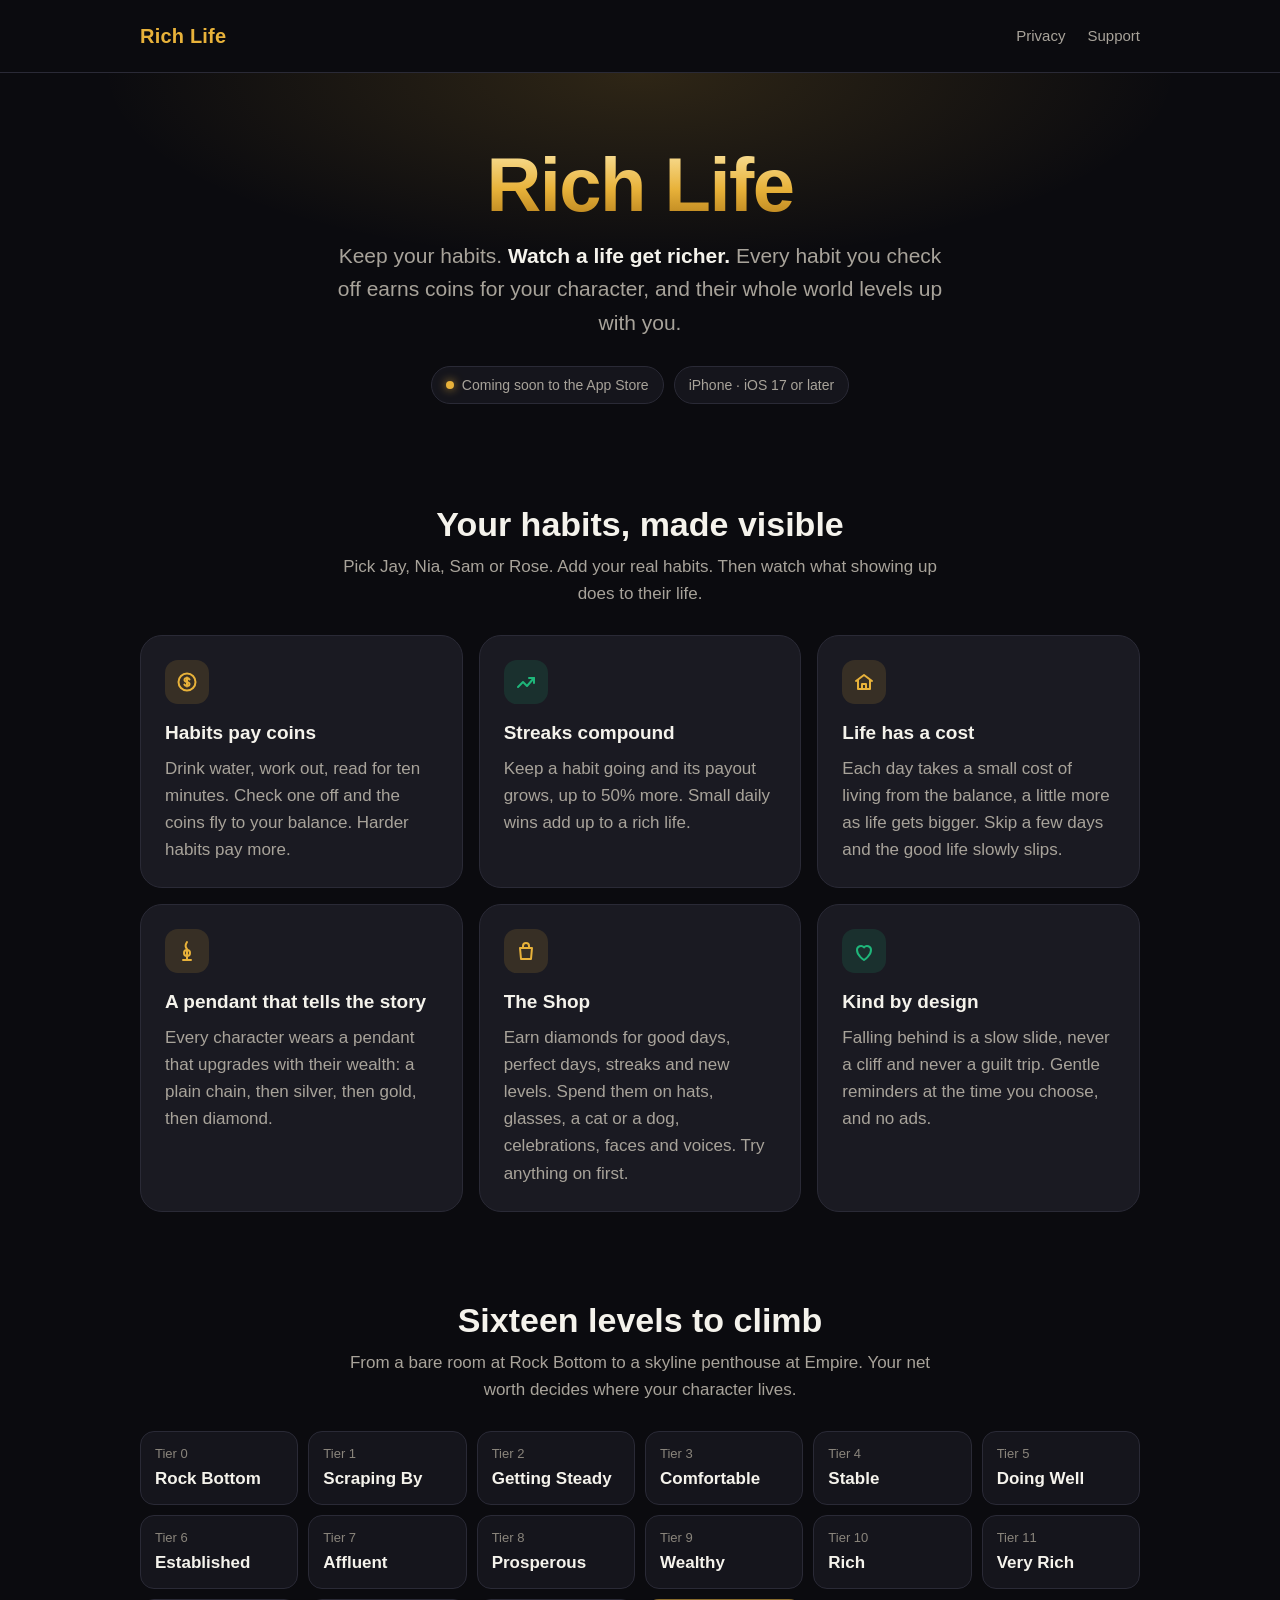
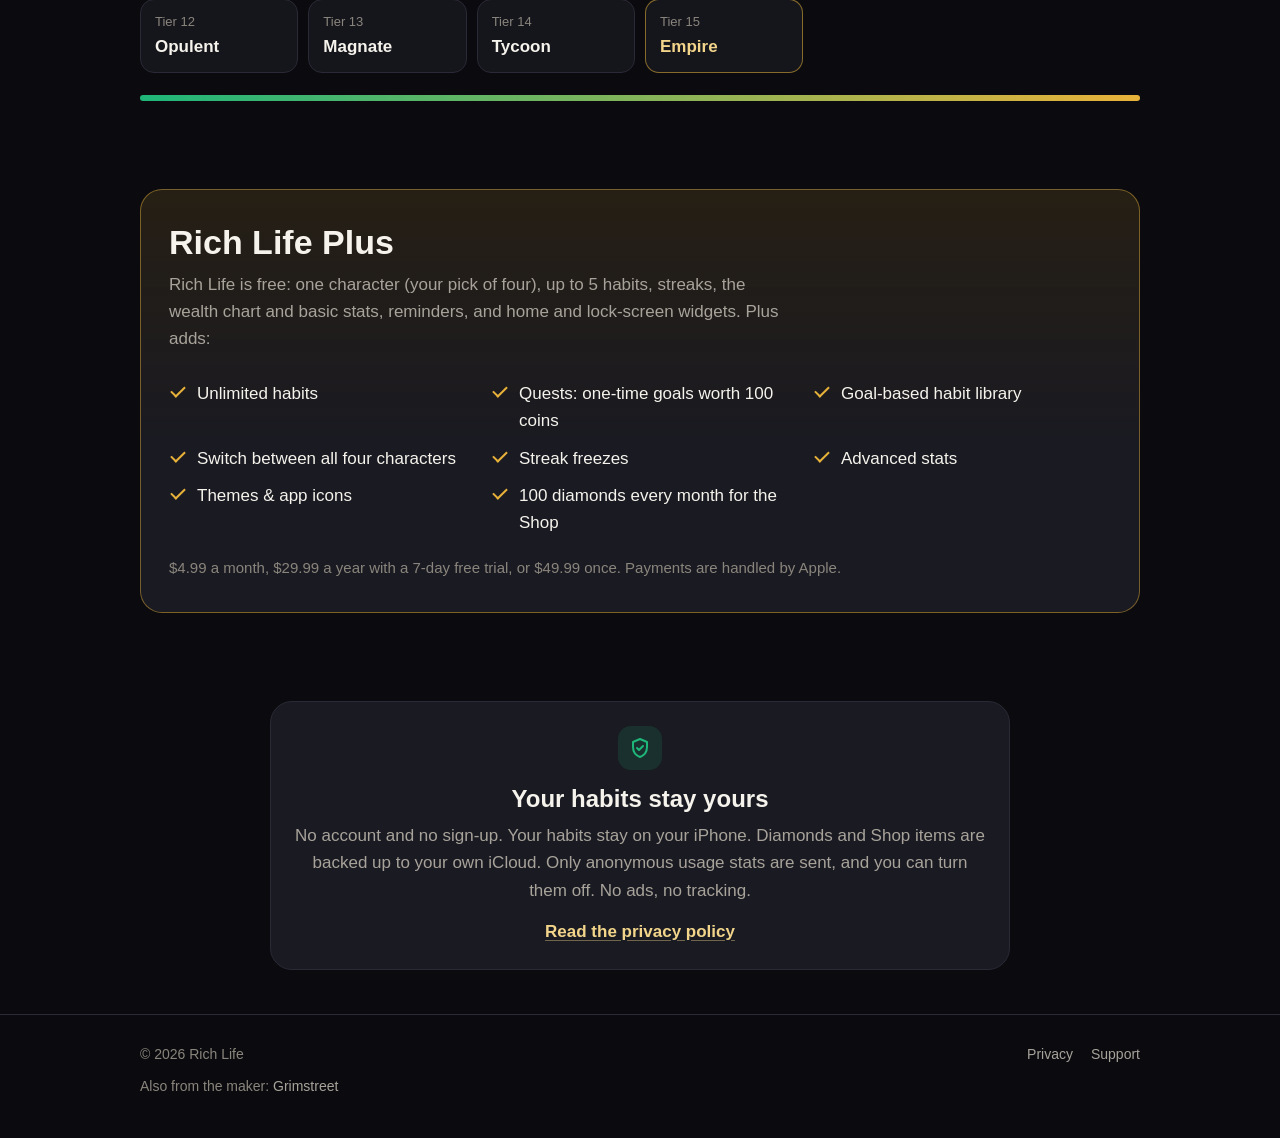
<file: index.html>
<!doctype html>
<html lang="en">
<head>
  <meta charset="utf-8">
  <meta name="viewport" content="width=device-width, initial-scale=1">
  <title>Rich Life: Habit Tracker — watch your life level up</title>
  <meta name="description" content="Rich Life turns your daily habits into a life you can see. Every habit you keep earns coins for your character, who climbs 16 levels from Rock Bottom to Empire.">
  <meta name="color-scheme" content="dark">
  <meta name="theme-color" content="#0b0b0f">
  <meta property="og:title" content="Rich Life: Habit Tracker">
  <meta property="og:description" content="Keep your habits. Watch a life get richer.">
  <link rel="stylesheet" href="styles.css">
</head>
<body>
  <a class="skip-link" href="#main">Skip to content</a>

  <header class="site-header">
    <div class="wrap">
      <a class="brand" href="./" aria-label="Rich Life home">Rich Life</a>
      <nav class="site-nav" aria-label="Main">
        <a href="privacy.html">Privacy</a>
        <a href="support.html">Support</a>
      </nav>
    </div>
  </header>

  <main id="main">
    <section class="hero">
      <div class="wrap">
        <h1>Rich Life</h1>
        <p class="lead">Keep your habits. <strong>Watch a life get richer.</strong> Every habit you check off earns coins for your character, and their whole world levels up with you.</p>
        <div class="badges">
          <span class="pill"><span class="dot" aria-hidden="true"></span>Coming soon to the App Store</span>
          <span class="pill">iPhone · iOS 17 or later</span>
        </div>
      </div>
    </section>

    <section class="section" aria-labelledby="how">
      <div class="wrap">
        <h2 class="section-title" id="how">Your habits, made visible</h2>
        <p class="section-sub">Pick Jay, Nia, Sam or Rose. Add your real habits. Then watch what showing up does to their life.</p>
        <div class="grid">
          <article class="card">
            <div class="icon-tile"><svg viewBox="0 0 24 24" aria-hidden="true"><circle cx="12" cy="12" r="8.5"/><path d="M12 7.5v9M14.5 9.5c-.4-.9-1.4-1.4-2.5-1.4-1.5 0-2.5.8-2.5 1.9 0 2.6 5 1.4 5 4 0 1.1-1 1.9-2.5 1.9-1.1 0-2.1-.5-2.6-1.4"/></svg></div>
            <h3>Habits pay coins</h3>
            <p>Drink water, work out, read for ten minutes. Check one off and the coins fly to your balance. Harder habits pay more.</p>
          </article>
          <article class="card">
            <div class="icon-tile up"><svg viewBox="0 0 24 24" aria-hidden="true"><path d="M4 17l5-5 4 4 7-8"/><path d="M15 8h5v5"/></svg></div>
            <h3>Streaks compound</h3>
            <p>Keep a habit going and its payout grows, up to 50% more. Small daily wins add up to a rich life.</p>
          </article>
          <article class="card">
            <div class="icon-tile"><svg viewBox="0 0 24 24" aria-hidden="true"><path d="M4 11l8-6 8 6"/><path d="M6 10v9h12v-9"/><path d="M10 19v-5h4v5"/></svg></div>
            <h3>Life has a cost</h3>
            <p>Each day takes a small cost of living from the balance, a little more as life gets bigger. Skip a few days and the good life slowly slips.</p>
          </article>
          <article class="card">
            <div class="icon-tile"><svg viewBox="0 0 24 24" aria-hidden="true"><path d="M12 3c-2 3-2 5 0 7M8 21h8M12 10v11"/><circle cx="12" cy="14" r="3"/></svg></div>
            <h3>A pendant that tells the story</h3>
            <p>Every character wears a pendant that upgrades with their wealth: a plain chain, then silver, then gold, then diamond.</p>
          </article>
          <article class="card">
            <div class="icon-tile"><svg viewBox="0 0 24 24" aria-hidden="true"><path d="M6 9h12l-1 11H7L6 9z"/><path d="M9 9V7a3 3 0 0 1 6 0v2"/></svg></div>
            <h3>The Shop</h3>
            <p>Earn diamonds for good days, perfect days, streaks and new levels. Spend them on hats, glasses, a cat or a dog, celebrations, faces and voices. Try anything on first.</p>
          </article>
          <article class="card">
            <div class="icon-tile up"><svg viewBox="0 0 24 24" aria-hidden="true"><path d="M12 21s-7-4.4-7-10a4 4 0 0 1 7-2.6A4 4 0 0 1 19 11c0 5.6-7 10-7 10z"/></svg></div>
            <h3>Kind by design</h3>
            <p>Falling behind is a slow slide, never a cliff and never a guilt trip. Gentle reminders at the time you choose, and no ads.</p>
          </article>
        </div>
      </div>
    </section>

    <section class="section" aria-labelledby="climb">
      <div class="wrap">
        <h2 class="section-title" id="climb">Sixteen levels to climb</h2>
        <p class="section-sub">From a bare room at Rock Bottom to a skyline penthouse at Empire. Your net worth decides where your character lives.</p>
        <ol class="climb">
          <li>Rock Bottom</li>
          <li>Scraping By</li>
          <li>Getting Steady</li>
          <li>Comfortable</li>
          <li>Stable</li>
          <li>Doing Well</li>
          <li>Established</li>
          <li>Affluent</li>
          <li>Prosperous</li>
          <li>Wealthy</li>
          <li>Rich</li>
          <li>Very Rich</li>
          <li>Opulent</li>
          <li>Magnate</li>
          <li>Tycoon</li>
          <li>Empire</li>
        </ol>
        <div class="bar" aria-hidden="true"></div>
      </div>
    </section>

    <section class="section" aria-labelledby="plus">
      <div class="wrap">
        <div class="plus">
          <h2 class="section-title" id="plus">Rich Life Plus</h2>
          <p class="section-sub">Rich Life is free: one character (your pick of four), up to 5 habits, streaks, the wealth chart and basic stats, reminders, and home and lock-screen widgets. Plus adds:</p>
          <ul class="checklist">
            <li>Unlimited habits</li>
            <li>Quests: one-time goals worth 100 coins</li>
            <li>Goal-based habit library</li>
            <li>Switch between all four characters</li>
            <li>Streak freezes</li>
            <li>Advanced stats</li>
            <li>Themes &amp; app icons</li>
            <li>100 diamonds every month for the Shop</li>
          </ul>
          <p class="fine">$4.99 a month, $29.99 a year with a 7-day free trial, or $49.99 once. Payments are handled by Apple.</p>
        </div>
      </div>
    </section>

    <section class="section promise" aria-labelledby="privacy-promise">
      <div class="wrap">
        <div class="card">
          <div class="icon-tile up"><svg viewBox="0 0 24 24" aria-hidden="true"><path d="M12 3l7 3v5c0 4.6-3 8.4-7 10-4-1.6-7-5.4-7-10V6l7-3z"/><path d="M9 12l2 2 4-4"/></svg></div>
          <h2 id="privacy-promise">Your habits stay yours</h2>
          <p>No account and no sign-up. Your habits stay on your iPhone. Diamonds and Shop items are backed up to your own iCloud. Only anonymous usage stats are sent, and you can turn them off. No ads, no tracking.</p>
          <a class="text-link" href="privacy.html">Read the privacy policy</a>
        </div>
      </div>
    </section>
  </main>

  <footer class="site-footer">
    <div class="wrap">
      <span>© 2026 Rich Life</span>
      <nav aria-label="Footer">
        <a href="privacy.html">Privacy</a>
        <a href="support.html">Support</a>
      </nav>
      <p class="maker">Also from the maker: <a href="https://grimstreetgym.com">Grimstreet</a></p>
    </div>
  </footer>
</body>
</html>
</file>
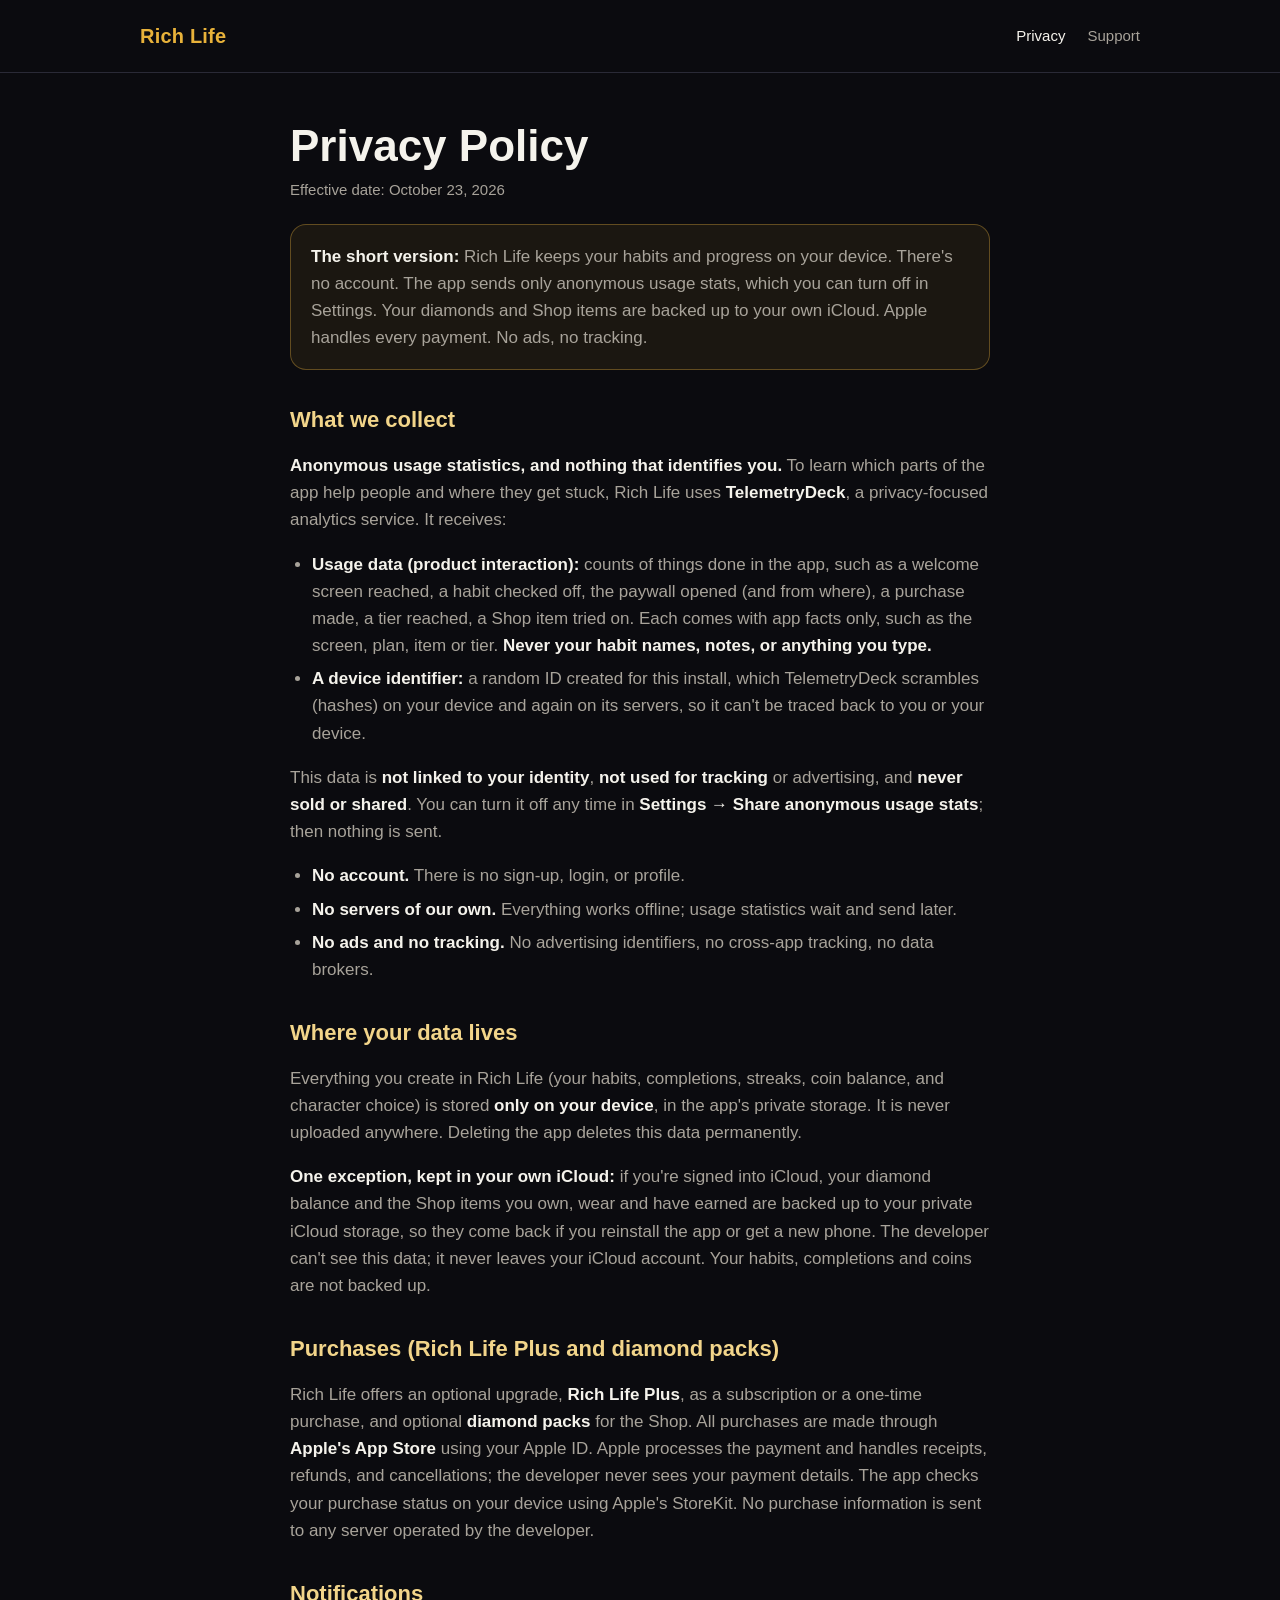
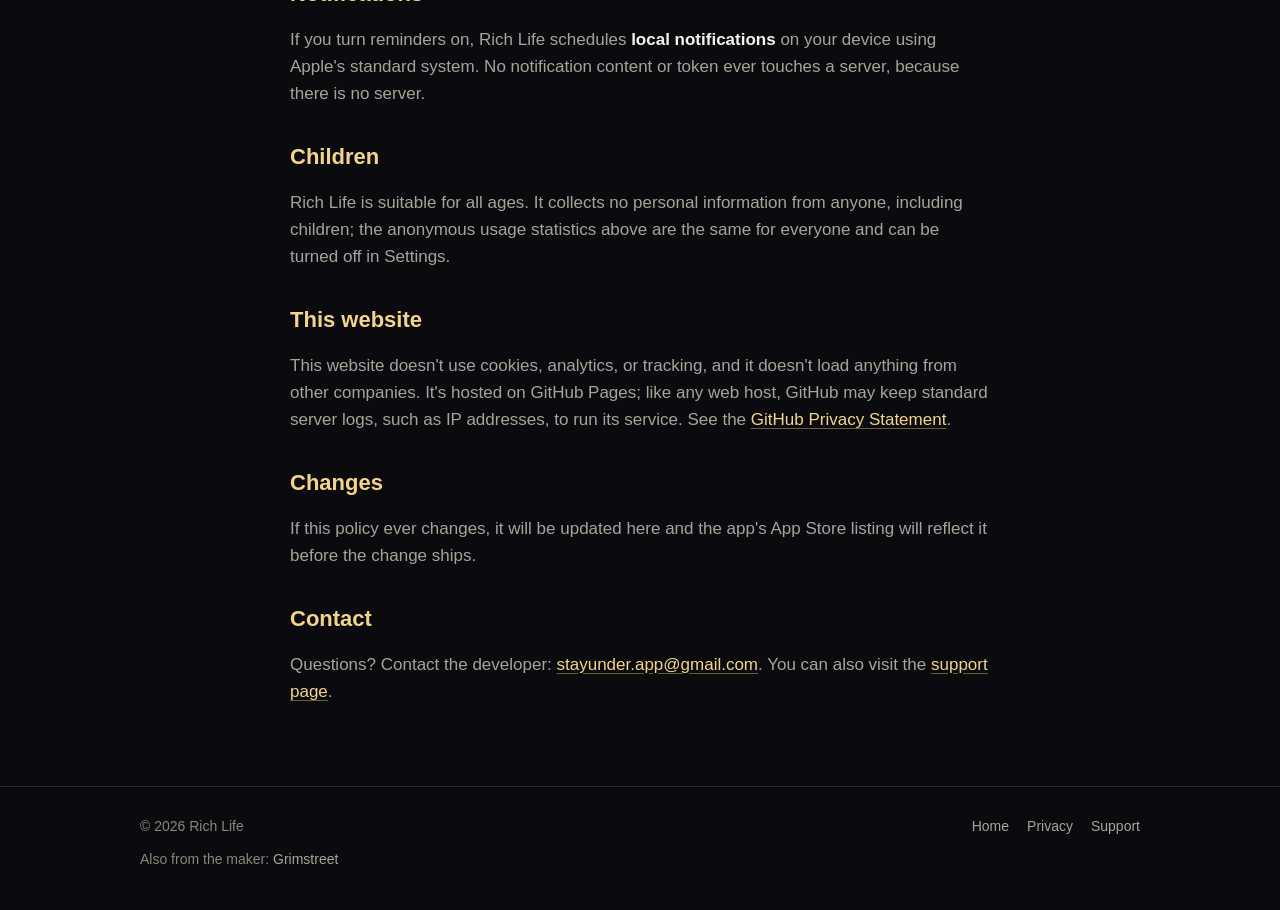
<file: privacy.html>
<!doctype html>
<html lang="en">
<head>
  <meta charset="utf-8">
  <meta name="viewport" content="width=device-width, initial-scale=1">
  <title>Privacy Policy — Rich Life</title>
  <meta name="description" content="Rich Life keeps your habits on your device. No account, no ads, no tracking. Anonymous usage stats only, and you can turn them off.">
  <meta name="color-scheme" content="dark">
  <meta name="theme-color" content="#0b0b0f">
  <link rel="stylesheet" href="styles.css">
</head>
<body>
  <a class="skip-link" href="#main">Skip to content</a>

  <header class="site-header">
    <div class="wrap">
      <a class="brand" href="./" aria-label="Rich Life home">Rich Life</a>
      <nav class="site-nav" aria-label="Main">
        <a href="privacy.html" aria-current="page">Privacy</a>
        <a href="support.html">Support</a>
      </nav>
    </div>
  </header>

  <main id="main" class="doc">
    <div class="wrap narrow">
      <h1>Privacy Policy</h1>
      <p class="meta">Effective date: October 23, 2026</p>

      <div class="summary">
        <p><strong>The short version:</strong> Rich Life keeps your habits and progress on your device. There's no account. The app sends only anonymous usage stats, which you can turn off in Settings. Your diamonds and Shop items are backed up to your own iCloud. Apple handles every payment. No ads, no tracking.</p>
      </div>

      <h2>What we collect</h2>
      <p><strong>Anonymous usage statistics, and nothing that identifies you.</strong> To learn which parts of the app help people and where they get stuck, Rich Life uses <strong>TelemetryDeck</strong>, a privacy-focused analytics service. It receives:</p>
      <ul>
        <li><strong>Usage data (product interaction):</strong> counts of things done in the app, such as a welcome screen reached, a habit checked off, the paywall opened (and from where), a purchase made, a tier reached, a Shop item tried on. Each comes with app facts only, such as the screen, plan, item or tier. <strong>Never your habit names, notes, or anything you type.</strong></li>
        <li><strong>A device identifier:</strong> a random ID created for this install, which TelemetryDeck scrambles (hashes) on your device and again on its servers, so it can't be traced back to you or your device.</li>
      </ul>
      <p>This data is <strong>not linked to your identity</strong>, <strong>not used for tracking</strong> or advertising, and <strong>never sold or shared</strong>. You can turn it off any time in <strong>Settings → Share anonymous usage stats</strong>; then nothing is sent.</p>
      <ul>
        <li><strong>No account.</strong> There is no sign-up, login, or profile.</li>
        <li><strong>No servers of our own.</strong> Everything works offline; usage statistics wait and send later.</li>
        <li><strong>No ads and no tracking.</strong> No advertising identifiers, no cross-app tracking, no data brokers.</li>
      </ul>

      <h2>Where your data lives</h2>
      <p>Everything you create in Rich Life (your habits, completions, streaks, coin balance, and character choice) is stored <strong>only on your device</strong>, in the app's private storage. It is never uploaded anywhere. Deleting the app deletes this data permanently.</p>
      <p><strong>One exception, kept in your own iCloud:</strong> if you're signed into iCloud, your diamond balance and the Shop items you own, wear and have earned are backed up to your private iCloud storage, so they come back if you reinstall the app or get a new phone. The developer can't see this data; it never leaves your iCloud account. Your habits, completions and coins are not backed up.</p>

      <h2>Purchases (Rich Life Plus and diamond packs)</h2>
      <p>Rich Life offers an optional upgrade, <strong>Rich Life Plus</strong>, as a subscription or a one-time purchase, and optional <strong>diamond packs</strong> for the Shop. All purchases are made through <strong>Apple's App Store</strong> using your Apple ID. Apple processes the payment and handles receipts, refunds, and cancellations; the developer never sees your payment details. The app checks your purchase status on your device using Apple's StoreKit. No purchase information is sent to any server operated by the developer.</p>

      <h2>Notifications</h2>
      <p>If you turn reminders on, Rich Life schedules <strong>local notifications</strong> on your device using Apple's standard system. No notification content or token ever touches a server, because there is no server.</p>

      <h2>Children</h2>
      <p>Rich Life is suitable for all ages. It collects no personal information from anyone, including children; the anonymous usage statistics above are the same for everyone and can be turned off in Settings.</p>

      <h2>This website</h2>
      <p>This website doesn't use cookies, analytics, or tracking, and it doesn't load anything from other companies. It's hosted on GitHub Pages; like any web host, GitHub may keep standard server logs, such as IP addresses, to run its service. See the <a href="https://docs.github.com/en/site-policy/privacy-policies/github-general-privacy-statement">GitHub Privacy Statement</a>.</p>

      <h2>Changes</h2>
      <p>If this policy ever changes, it will be updated here and the app's App Store listing will reflect it before the change ships.</p>

      <h2>Contact</h2>
      <p>Questions? Contact the developer: <a href="mailto:stayunder.app@gmail.com">stayunder.app@gmail.com</a>. You can also visit the <a href="support.html">support page</a>.</p>
    </div>
  </main>

  <footer class="site-footer">
    <div class="wrap">
      <span>© 2026 Rich Life</span>
      <nav aria-label="Footer">
        <a href="./">Home</a>
        <a href="privacy.html">Privacy</a>
        <a href="support.html">Support</a>
      </nav>
      <p class="maker">Also from the maker: <a href="https://grimstreetgym.com">Grimstreet</a></p>
    </div>
  </footer>
</body>
</html>
</file>
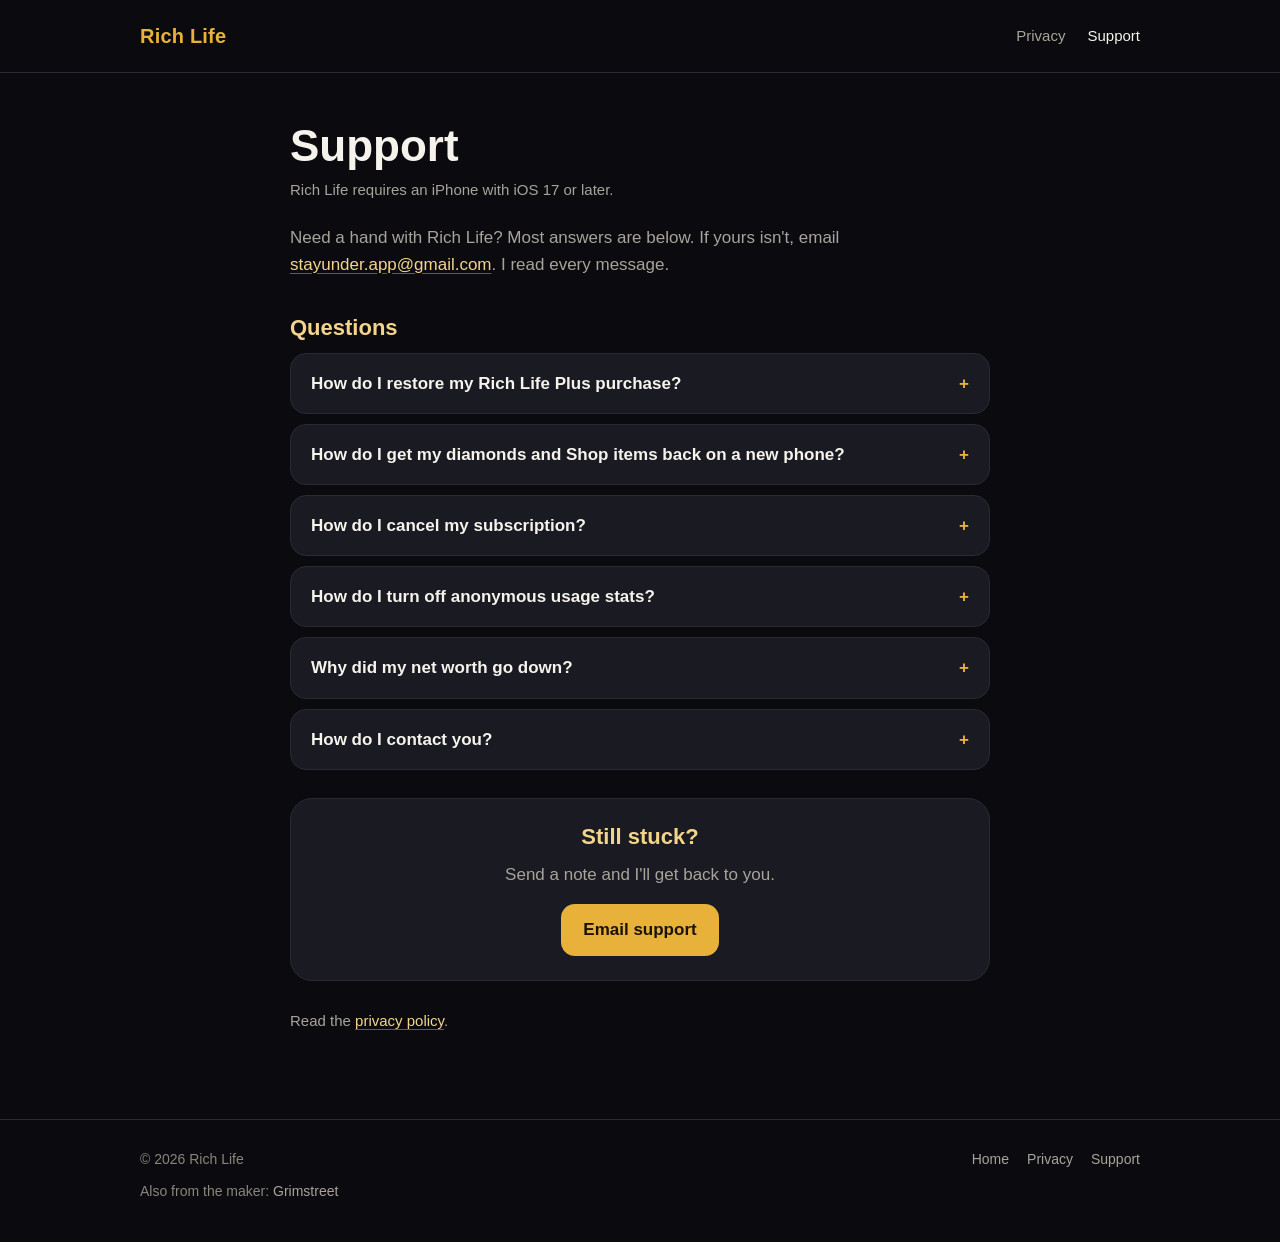
<file: support.html>
<!doctype html>
<html lang="en">
<head>
  <meta charset="utf-8">
  <meta name="viewport" content="width=device-width, initial-scale=1">
  <title>Support — Rich Life</title>
  <meta name="description" content="Help with Rich Life: restoring purchases, getting diamonds and Shop items back on a new phone, cancelling a subscription, and turning off anonymous stats.">
  <meta name="color-scheme" content="dark">
  <meta name="theme-color" content="#0b0b0f">
  <link rel="stylesheet" href="styles.css">
</head>
<body>
  <a class="skip-link" href="#main">Skip to content</a>

  <header class="site-header">
    <div class="wrap">
      <a class="brand" href="./" aria-label="Rich Life home">Rich Life</a>
      <nav class="site-nav" aria-label="Main">
        <a href="privacy.html">Privacy</a>
        <a href="support.html" aria-current="page">Support</a>
      </nav>
    </div>
  </header>

  <main id="main" class="doc">
    <div class="wrap narrow">
      <h1>Support</h1>
      <p class="meta">Rich Life requires an iPhone with iOS 17 or later.</p>
      <p>Need a hand with Rich Life? Most answers are below. If yours isn't, email <a href="mailto:stayunder.app@gmail.com">stayunder.app@gmail.com</a>. I read every message.</p>

      <h2>Questions</h2>
      <div class="faq">
        <details>
          <summary>How do I restore my Rich Life Plus purchase?</summary>
          <div class="answer">
            <ol>
              <li>Open Rich Life and go to <strong>Settings</strong>.</li>
              <li>In the Rich Life Plus card, tap <strong>Restore purchases</strong>.</li>
            </ol>
            <p>Make sure you're signed in to the App Store with the same Apple ID you used to buy Plus. Restoring is always free, on a new iPhone or after reinstalling. You'll also find Restore purchases on the Plus screen, right under the buy button.</p>
          </div>
        </details>

        <details>
          <summary>How do I get my diamonds and Shop items back on a new phone?</summary>
          <div class="answer">
            <p>If you're signed into iCloud, Rich Life backs up your diamond balance and the Shop items you own, wear and have earned to your own iCloud. To get them back:</p>
            <ol>
              <li>Sign in to the new iPhone with the same Apple ID, with iCloud turned on.</li>
              <li>Install Rich Life and open it. Your diamonds and items come back on their own, usually within a few seconds.</li>
            </ol>
            <p>Your habits, streaks and coins stay on the phone they were made on and aren't part of this backup, so on a new phone your character starts a fresh climb. A full iPhone backup (iCloud or a computer) brings everything along, the same as your other apps.</p>
          </div>
        </details>

        <details>
          <summary>How do I cancel my subscription?</summary>
          <div class="answer">
            <p>Subscriptions are managed by Apple. You can cancel anytime:</p>
            <ul>
              <li>In Rich Life: <strong>Settings → Manage subscription</strong>.</li>
              <li>Or on your iPhone: open the <strong>Settings</strong> app, tap your name, then <strong>Subscriptions → Rich Life</strong>.</li>
            </ul>
            <p>Plus stays on until the end of the period you've paid for. If you cancel during the 7-day free trial on the yearly plan, you won't be charged.</p>
          </div>
        </details>

        <details>
          <summary>How do I turn off anonymous usage stats?</summary>
          <div class="answer">
            <p>Open Rich Life, go to <strong>Settings</strong>, and turn off <strong>Share anonymous usage stats</strong>. From then on nothing is sent. These stats are only counts, like "a habit was checked off", never your habit names or anything you type. More in the <a href="privacy.html">privacy policy</a>.</p>
          </div>
        </details>

        <details>
          <summary>Why did my net worth go down?</summary>
          <div class="answer">
            <p>Every day has a small cost of living, shown at the bottom of Today on the Home screen. It settles at midnight. On days you keep your habits you earn more than it costs; on quiet days the balance slowly slides. It never goes below zero, and one good day starts the climb again.</p>
          </div>
        </details>

        <details>
          <summary>How do I contact you?</summary>
          <div class="answer">
            <p>Email <a href="mailto:stayunder.app@gmail.com">stayunder.app@gmail.com</a>, or use <strong>Settings → Contact support</strong> in the app. If something isn't working, it helps to include your iPhone model, your iOS version (Settings → General → About), and what you were doing when it happened.</p>
            <p>Please never send passwords or payment details. Rich Life never needs them.</p>
          </div>
        </details>
      </div>

      <div class="card contact-card">
        <h2>Still stuck?</h2>
        <p>Send a note and I'll get back to you.</p>
        <a class="button" href="mailto:stayunder.app@gmail.com?subject=Rich%20Life%20support">Email support</a>
      </div>

      <p class="meta" style="margin-top: 28px;">Read the <a href="privacy.html">privacy policy</a>.</p>
    </div>
  </main>

  <footer class="site-footer">
    <div class="wrap">
      <span>© 2026 Rich Life</span>
      <nav aria-label="Footer">
        <a href="./">Home</a>
        <a href="privacy.html">Privacy</a>
        <a href="support.html">Support</a>
      </nav>
      <p class="maker">Also from the maker: <a href="https://grimstreetgym.com">Grimstreet</a></p>
    </div>
  </footer>
</body>
</html>
</file>
<file: styles.css>
/*
  Rich Life — site styles.
  Mirrors the app's design system: a near-black canvas, raised cards with hairline borders,
  and warm gold for accents (emerald, sparingly, for "going up").
  No web fonts or external files: the site makes no third-party requests.
*/

:root {
  --ink: #0b0b0f;
  --ink-raised: #15151c;
  --card: #1a1a22;
  --inset: #1e1e27;
  --hairline: #2a2a36;
  --text: #f5f3ec;
  --text-2: #a8a39a;
  --text-3: #8a857c;
  --gold: #e8b23a;
  --gold-soft: #f2d58a;
  --gold-deep: #b07a18;
  --emerald: #1fb67a;
  --wealth: linear-gradient(90deg, var(--emerald), var(--gold));
  --gold-text: linear-gradient(180deg, #fbe6a6, var(--gold) 55%, var(--gold-deep));
  --radius: 22px;
  --font: -apple-system, BlinkMacSystemFont, "Segoe UI", Roboto, Helvetica, Arial, sans-serif;
  --font-rounded: ui-rounded, "SF Pro Rounded", -apple-system, BlinkMacSystemFont, "Segoe UI", Roboto, sans-serif;
}

*,
*::before,
*::after {
  box-sizing: border-box;
}

html {
  color-scheme: dark;
  -webkit-text-size-adjust: 100%;
  text-size-adjust: 100%;
}

body {
  margin: 0;
  background: var(--ink);
  color: var(--text);
  font: 17px/1.6 var(--font);
  -webkit-font-smoothing: antialiased;
}

a {
  color: var(--gold-soft);
  text-decoration-color: rgba(242, 213, 138, 0.4);
  text-underline-offset: 3px;
}

a:hover {
  text-decoration-color: currentColor;
}

:focus-visible {
  outline: 2px solid var(--gold);
  outline-offset: 3px;
  border-radius: 6px;
}

.skip-link {
  position: absolute;
  left: -9999px;
}

.skip-link:focus {
  left: 16px;
  top: 12px;
  z-index: 10;
  padding: 8px 14px;
  background: var(--card);
  border-radius: 999px;
}

.wrap {
  width: 100%;
  max-width: 1040px;
  margin: 0 auto;
  padding: 0 20px;
}

.wrap.narrow {
  max-width: 740px;
}

/* ---------- Header ---------- */

.site-header {
  padding: 18px 0;
  border-bottom: 1px solid var(--hairline);
}

.site-header .wrap {
  display: flex;
  align-items: center;
  justify-content: space-between;
  gap: 16px;
}

.brand {
  font: 800 20px/1 var(--font-rounded);
  letter-spacing: 0.01em;
  color: var(--gold);
  text-decoration: none;
}

.site-nav {
  display: flex;
  gap: 22px;
}

.site-nav a {
  color: var(--text-2);
  text-decoration: none;
  font-size: 15px;
  font-weight: 500;
  padding: 6px 0;
}

.site-nav a:hover,
.site-nav a[aria-current="page"] {
  color: var(--text);
}

/* ---------- Home ---------- */

.hero {
  padding: 72px 0 56px;
  text-align: center;
  background: radial-gradient(60% 70% at 50% 0%, rgba(232, 178, 58, 0.16), transparent 70%);
}

.hero h1 {
  margin: 0 0 14px;
  font: 800 clamp(44px, 9vw, 76px)/1.05 var(--font-rounded);
  letter-spacing: -0.02em;
  background: var(--gold-text);
  -webkit-background-clip: text;
  background-clip: text;
  color: transparent;
}

.lead {
  max-width: 620px;
  margin: 0 auto 26px;
  font-size: clamp(18px, 2.6vw, 21px);
  color: var(--text-2);
}

.lead strong {
  color: var(--text);
  font-weight: 600;
}

.badges {
  display: flex;
  flex-wrap: wrap;
  justify-content: center;
  gap: 10px;
}

.pill {
  display: inline-flex;
  align-items: center;
  gap: 8px;
  padding: 7px 14px;
  border: 1px solid var(--hairline);
  border-radius: 999px;
  background: var(--ink-raised);
  color: var(--text-2);
  font-size: 14px;
}

.dot {
  width: 8px;
  height: 8px;
  border-radius: 50%;
  background: var(--gold);
  box-shadow: 0 0 10px rgba(232, 178, 58, 0.8);
}

.section {
  padding: 44px 0;
}

.section-title {
  margin: 0 0 8px;
  font: 700 clamp(26px, 4vw, 34px)/1.2 var(--font-rounded);
  text-align: center;
}

.section-sub {
  max-width: 620px;
  margin: 0 auto 28px;
  color: var(--text-2);
  text-align: center;
}

.grid {
  display: grid;
  grid-template-columns: repeat(auto-fit, minmax(260px, 1fr));
  gap: 16px;
}

.card {
  padding: 24px;
  border: 1px solid var(--hairline);
  border-radius: var(--radius);
  background: var(--card);
}

.card h3 {
  margin: 14px 0 6px;
  font-size: 19px;
}

.card p {
  margin: 0;
  color: var(--text-2);
}

.icon-tile {
  display: grid;
  place-items: center;
  width: 44px;
  height: 44px;
  border-radius: 13px;
  background: rgba(232, 178, 58, 0.14);
}

.icon-tile svg {
  width: 24px;
  height: 24px;
  fill: none;
  stroke: var(--gold);
  stroke-width: 2;
  stroke-linecap: round;
  stroke-linejoin: round;
}

.icon-tile.up {
  background: rgba(31, 182, 122, 0.14);
}

.icon-tile.up svg {
  stroke: var(--emerald);
}

/* The 16-level climb */

.climb {
  display: grid;
  grid-template-columns: repeat(auto-fit, minmax(150px, 1fr));
  gap: 10px;
  margin: 0;
  padding: 0;
  list-style: none;
  counter-reset: tier -1;
}

.climb li {
  counter-increment: tier;
  padding: 12px 14px;
  border: 1px solid var(--hairline);
  border-radius: 14px;
  background: var(--ink-raised);
  font-weight: 600;
}

.climb li::before {
  content: "Tier " counter(tier);
  display: block;
  color: var(--text-3);
  font-size: 13px;
  font-weight: 500;
}

.climb li:last-child {
  border-color: rgba(232, 178, 58, 0.55);
  color: var(--gold-soft);
}

.bar {
  height: 6px;
  margin: 22px 0 0;
  border-radius: 999px;
  background: var(--wealth);
}

/* Plus */

.plus {
  padding: 32px 28px;
  border: 1px solid rgba(232, 178, 58, 0.45);
  border-radius: var(--radius);
  background: linear-gradient(180deg, rgba(232, 178, 58, 0.12), var(--card) 60%);
}

.plus .section-title,
.plus .section-sub {
  text-align: left;
  margin-left: 0;
}

.checklist {
  display: grid;
  grid-template-columns: repeat(auto-fit, minmax(240px, 1fr));
  gap: 10px 24px;
  margin: 0 0 20px;
  padding: 0;
  list-style: none;
}

.checklist li {
  position: relative;
  padding-left: 28px;
}

.checklist li::before {
  content: "";
  position: absolute;
  left: 2px;
  top: 6px;
  width: 14px;
  height: 8px;
  border-left: 2.5px solid var(--gold);
  border-bottom: 2.5px solid var(--gold);
  transform: rotate(-45deg);
}

.fine {
  margin: 0;
  color: var(--text-3);
  font-size: 15px;
}

.promise .card {
  max-width: 740px;
  margin: 0 auto;
  text-align: center;
}

.promise .icon-tile {
  margin: 0 auto;
}

.promise h2 {
  margin: 14px 0 8px;
  font: 700 24px/1.25 var(--font-rounded);
}

.promise p {
  margin: 0 0 14px;
}

.text-link {
  font-weight: 600;
}

/* ---------- Documents (privacy, support) ---------- */

.doc {
  padding: 48px 0 64px;
}

.doc h1 {
  margin: 0 0 6px;
  font: 800 clamp(32px, 6vw, 44px)/1.15 var(--font-rounded);
}

.doc h2 {
  margin: 36px 0 10px;
  font: 700 22px/1.3 var(--font-rounded);
  color: var(--gold-soft);
}

.doc p,
.doc li {
  color: var(--text-2);
}

.doc strong {
  color: var(--text);
}

.doc ul,
.doc ol {
  padding-left: 22px;
}

.doc li {
  margin: 6px 0;
}

.meta {
  margin: 0 0 22px;
  color: var(--text-3);
  font-size: 15px;
}

.summary {
  padding: 18px 20px;
  border: 1px solid rgba(232, 178, 58, 0.35);
  border-radius: 16px;
  background: rgba(232, 178, 58, 0.07);
}

.summary p {
  margin: 0;
}

.faq {
  display: grid;
  gap: 10px;
}

.faq details {
  border: 1px solid var(--hairline);
  border-radius: 16px;
  background: var(--card);
}

.faq summary {
  cursor: pointer;
  padding: 16px 20px;
  color: var(--text);
  font-weight: 600;
  list-style: none;
}

.faq summary::-webkit-details-marker {
  display: none;
}

.faq summary::after {
  content: "+";
  float: right;
  color: var(--gold);
  font-weight: 700;
}

.faq details[open] summary::after {
  content: "\2013";
}

.answer {
  padding: 0 20px 14px;
}

.answer p:first-child {
  margin-top: 0;
}

.contact-card {
  margin-top: 28px;
  text-align: center;
}

.contact-card h2 {
  margin-top: 0;
}

.contact-card p {
  margin: 0 0 16px;
}

.button {
  display: inline-block;
  padding: 12px 22px;
  border-radius: 14px;
  background: var(--gold);
  color: #1a1306;
  font-weight: 700;
  text-decoration: none;
}

.button:hover {
  background: var(--gold-soft);
}

/* ---------- Footer ---------- */

.site-footer {
  padding: 28px 0 40px;
  border-top: 1px solid var(--hairline);
  color: var(--text-3);
  font-size: 14px;
}

.site-footer .wrap {
  display: flex;
  flex-wrap: wrap;
  align-items: center;
  justify-content: space-between;
  gap: 10px 20px;
}

.site-footer nav {
  display: flex;
  gap: 18px;
}

.site-footer a {
  color: var(--text-2);
  text-decoration: none;
}

.site-footer a:hover {
  color: var(--text);
}

.maker {
  flex-basis: 100%;
  margin: 0;
}

@media (max-width: 520px) {
  .hero {
    padding: 48px 0 40px;
  }

  .site-nav {
    gap: 16px;
  }

  .plus {
    padding: 26px 20px;
  }
}
</file>
